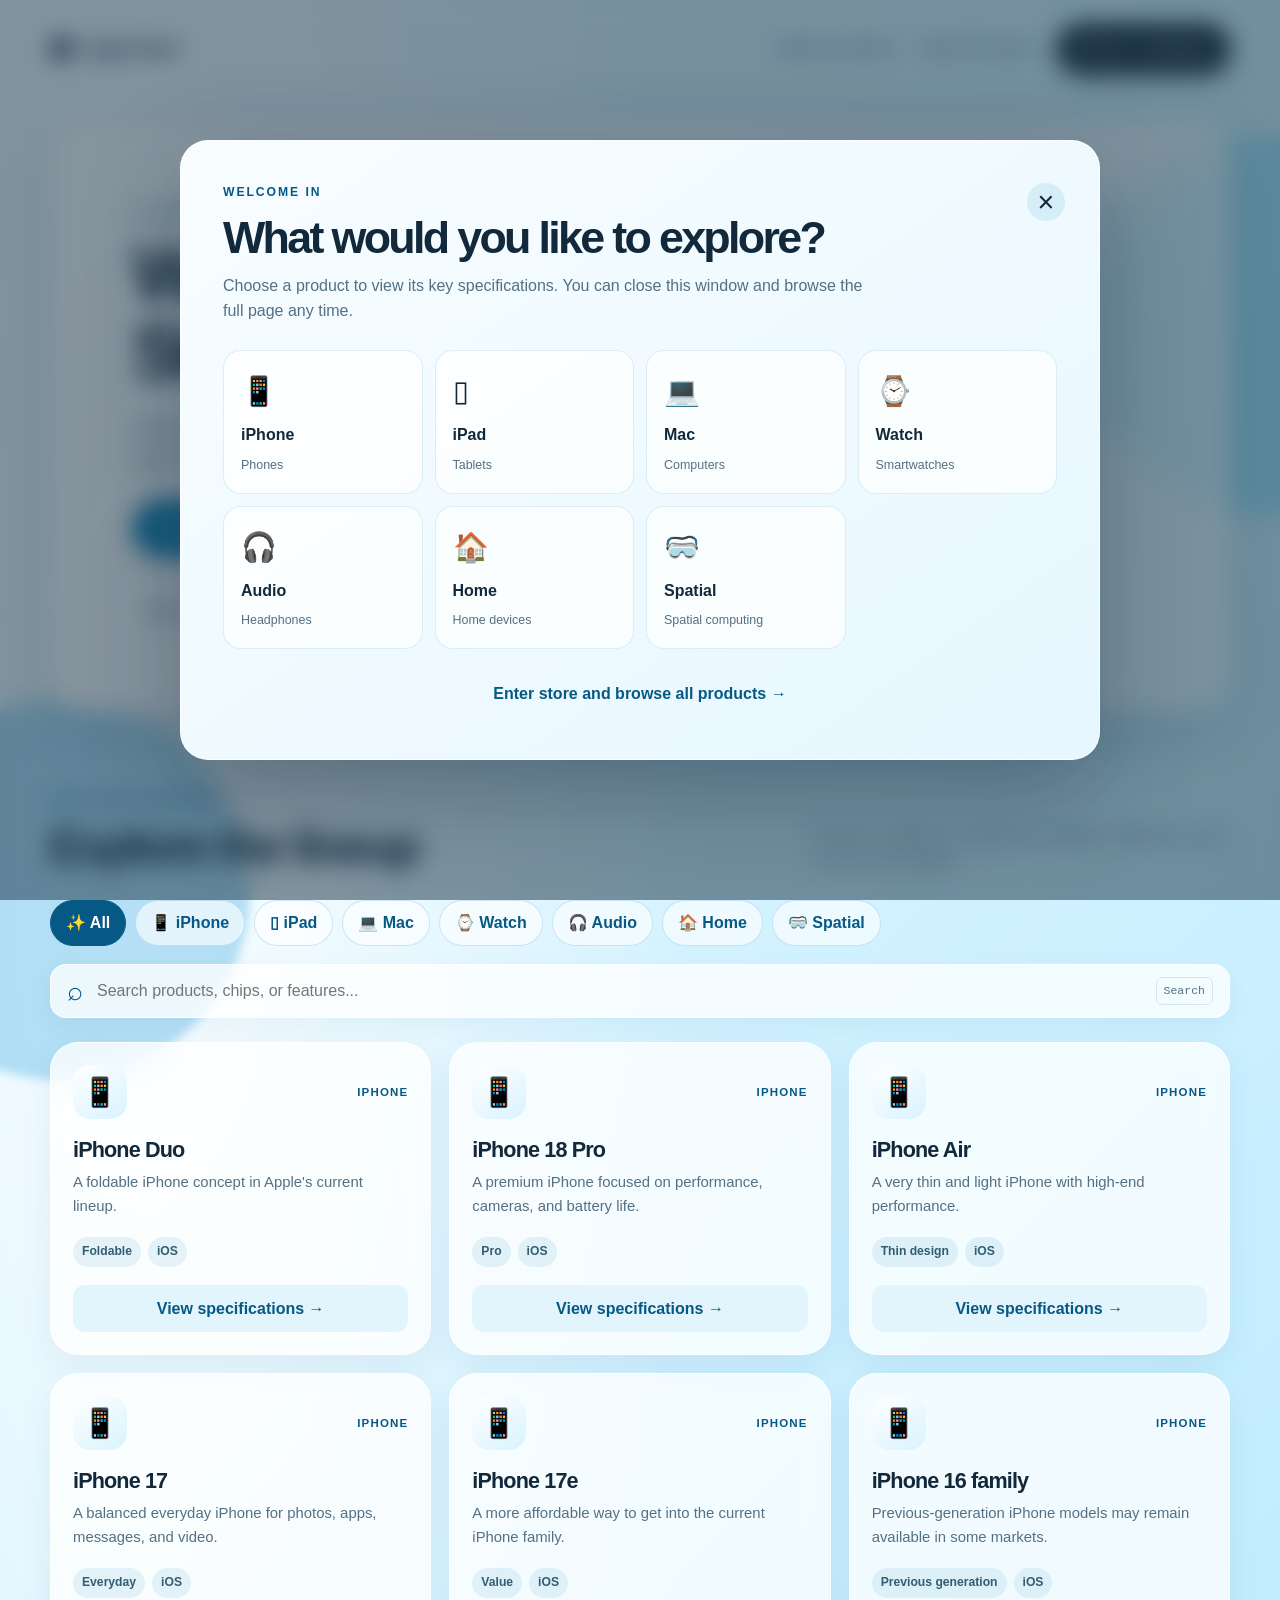
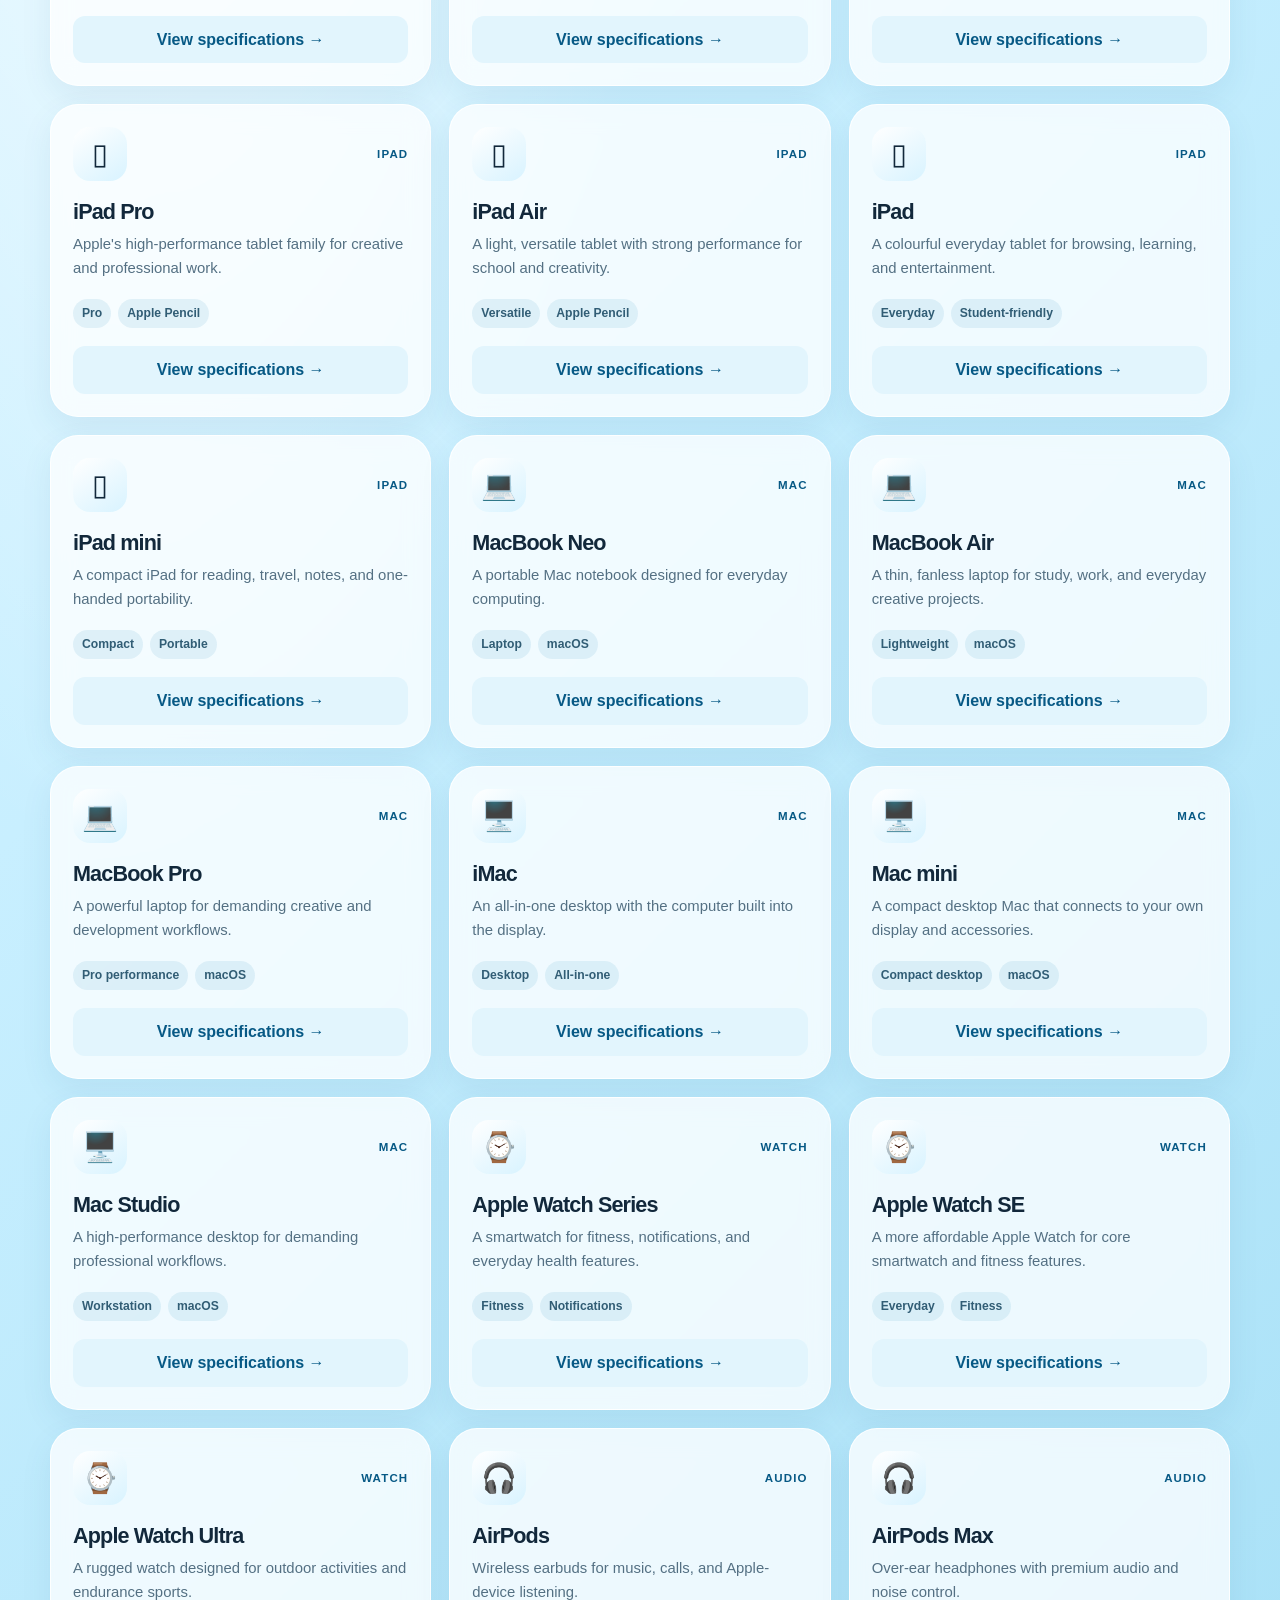
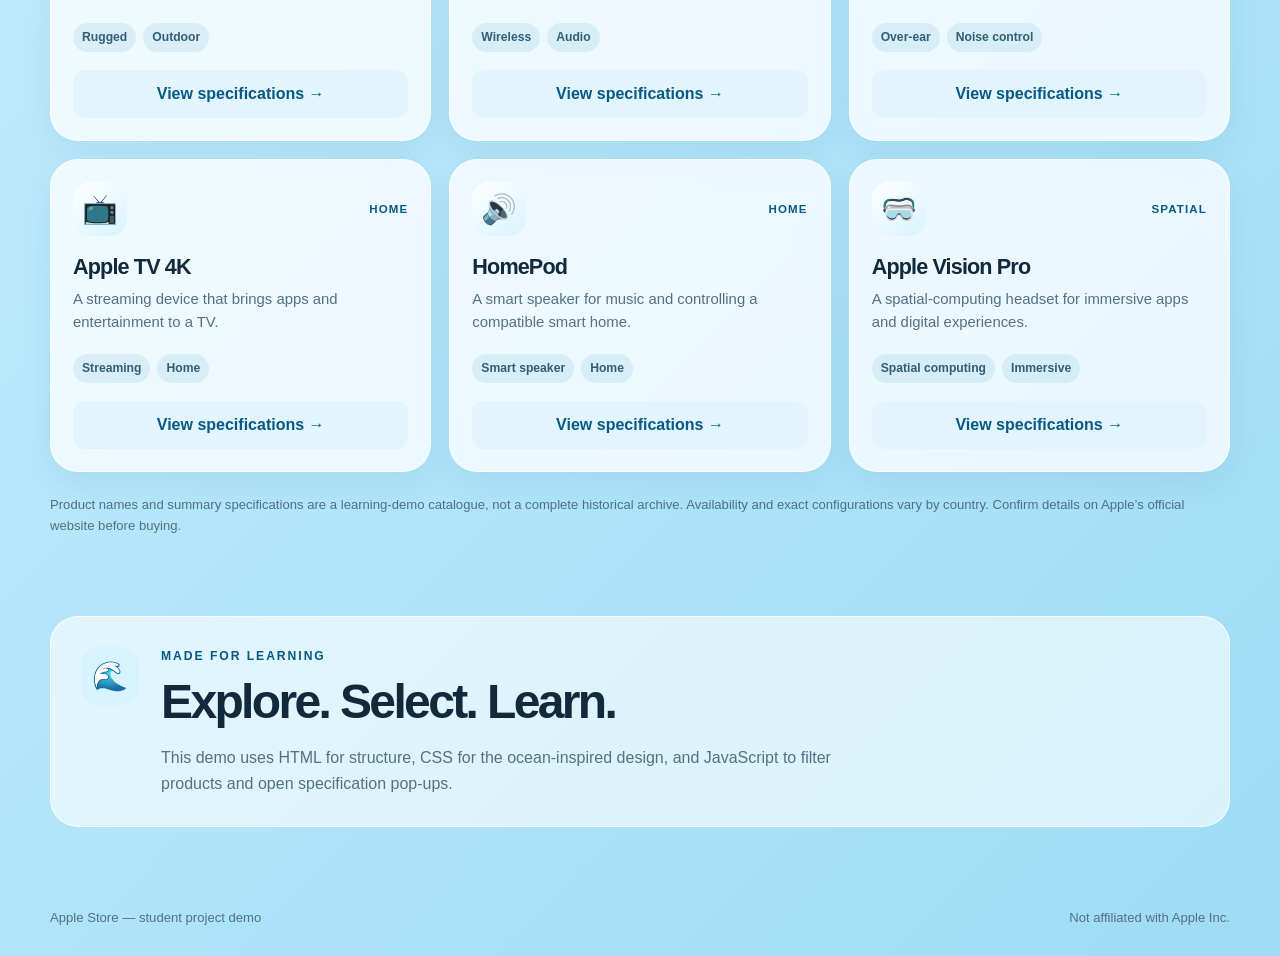
<file: apple_store_ocean_starter/index.html>
<!DOCTYPE html>
<html lang="en">
<head>
    <meta charset="UTF-8">
    <meta name="viewport" content="width=device-width, initial-scale=1.0">

    <title>Apple Store — Discover Your Next Device</title>

    <!-- Connect the CSS file so this page gets its design. -->
    <link rel="stylesheet" href="style.css">

    <!-- Defer makes JavaScript wait until the HTML has been parsed. -->
    <script src="script.js" defer></script>
</head>
<body>
    <!-- Decorative ocean shapes are created with CSS; no image is required. -->
    <div class="ocean-glow ocean-glow-one" aria-hidden="true"></div>
    <div class="ocean-glow ocean-glow-two" aria-hidden="true"></div>

    <header class="site-header">
        <a class="brand" href="#" aria-label="Apple Store home">
            <!-- Simple inline Apple-shaped mark so it does not need an image file. -->
            <svg class="apple-mark" viewBox="0 0 64 76" role="img" aria-label="Apple-inspired logo">
                <path d="M42 13C45 7 44 3 44 3S35 4 31 10c-3 4-3 8-3 8s9 0 14-5Z" fill="currentColor"/>
                <path d="M52 39c0-9 7-14 7-14-5-7-13-8-16-8-7-1-12 4-16 4-5 0-9-4-15-3C4 20 0 29 0 39c0 7 3 15 6 21 3 5 6 11 11 11 5 0 7-3 13-3s8 3 13 3 8-5 11-11c3-5 5-11 5-15-1 0-7-2-7-6Z" fill="currentColor" transform="translate(3 0) scale(.9)"/>
            </svg>
            <span>Apple Store</span>
        </a>

        <nav class="top-nav" aria-label="Main navigation">
            <a href="#catalog">Explore products</a>
            <a href="#about">About this demo</a>
            <button class="nav-button" id="openCatalogButton" type="button">Browse catalogue</button>
        </nav>
    </header>

    <main>
        <section class="hero" aria-labelledby="heroTitle">
            <p class="eyebrow">A little more wonder.</p>
            <h1 id="heroTitle">Welcome to Apple Store.</h1>
            <p class="hero-copy">
                Find the Apple device that fits your world. Explore product families,
                open a product, and learn its key specifications.
            </p>
            <div class="hero-actions">
                <button class="primary-button" id="heroBrowseButton" type="button">Explore products <span aria-hidden="true">↗</span></button>
                <span class="hero-note">A beginner-friendly interactive demo</span>
            </div>
            <div class="hero-device-row" aria-label="Product categories">
                <span>iPhone</span><span>Mac</span><span>iPad</span><span>Watch</span><span>Audio</span><span>Home</span>
            </div>
        </section>

        <section class="catalog-section" id="catalog" aria-labelledby="catalogTitle">
            <div class="section-heading">
                <div>
                    <p class="eyebrow">Find your favourite</p>
                    <h2 id="catalogTitle">Explore the lineup</h2>
                </div>
                <p class="section-copy">Choose a category or search for a device. Select any card to see its key details.</p>
            </div>

            <!-- JavaScript fills these category buttons from the product data. -->
            <div class="category-filters" id="categoryFilters" aria-label="Filter products by category"></div>

            <label class="search-box">
                <span class="search-icon" aria-hidden="true">⌕</span>
                <span class="visually-hidden">Search products</span>
                <input id="productSearch" type="search" placeholder="Search products, chips, or features..." autocomplete="off">
                <kbd>Search</kbd>
            </label>

            <!-- JavaScript creates product cards inside this grid. -->
            <div class="product-grid" id="productGrid" aria-live="polite"></div>
            <p class="catalog-note">
                Product names and summary specifications are a learning-demo catalogue, not a complete historical archive.
                Availability and exact configurations vary by country. Confirm details on Apple’s official website before buying.
            </p>
        </section>

        <section class="about-section" id="about">
            <div class="about-card">
                <span class="about-icon" aria-hidden="true">🌊</span>
                <div>
                    <p class="eyebrow">Made for learning</p>
                    <h2>Explore. Select. Learn.</h2>
                    <p>This demo uses HTML for structure, CSS for the ocean-inspired design, and JavaScript to filter products and open specification pop-ups.</p>
                </div>
            </div>
        </section>
    </main>

    <footer class="site-footer">
        <span>Apple Store — student project demo</span>
        <span>Not affiliated with Apple Inc.</span>
    </footer>

    <!-- The catalogue popup opens automatically when the page loads. -->
    <div class="modal-backdrop" id="catalogModal" role="dialog" aria-modal="true" aria-labelledby="modalTitle">
        <div class="modal modal-catalog">
            <button class="modal-close" id="closeCatalogButton" type="button" aria-label="Close product catalogue">×</button>
            <div class="modal-intro">
                <p class="eyebrow">Welcome in</p>
                <h2 id="modalTitle">What would you like to explore?</h2>
                <p>Choose a product to view its key specifications. You can close this window and browse the full page any time.</p>
            </div>
            <div class="modal-category-grid" id="modalProductGrid"></div>
            <button class="text-button" id="enterStoreButton" type="button">Enter store and browse all products <span aria-hidden="true">→</span></button>
        </div>
    </div>

    <!-- A second popup displays specifications for the selected product. -->
    <div class="modal-backdrop detail-backdrop" id="detailsModal" role="dialog" aria-modal="true" aria-labelledby="detailsTitle" hidden>
        <div class="modal modal-details">
            <button class="modal-close" id="closeDetailsButton" type="button" aria-label="Close product details">×</button>
            <div id="detailsContent"></div>
        </div>
    </div>
</body>
</html>
</file>
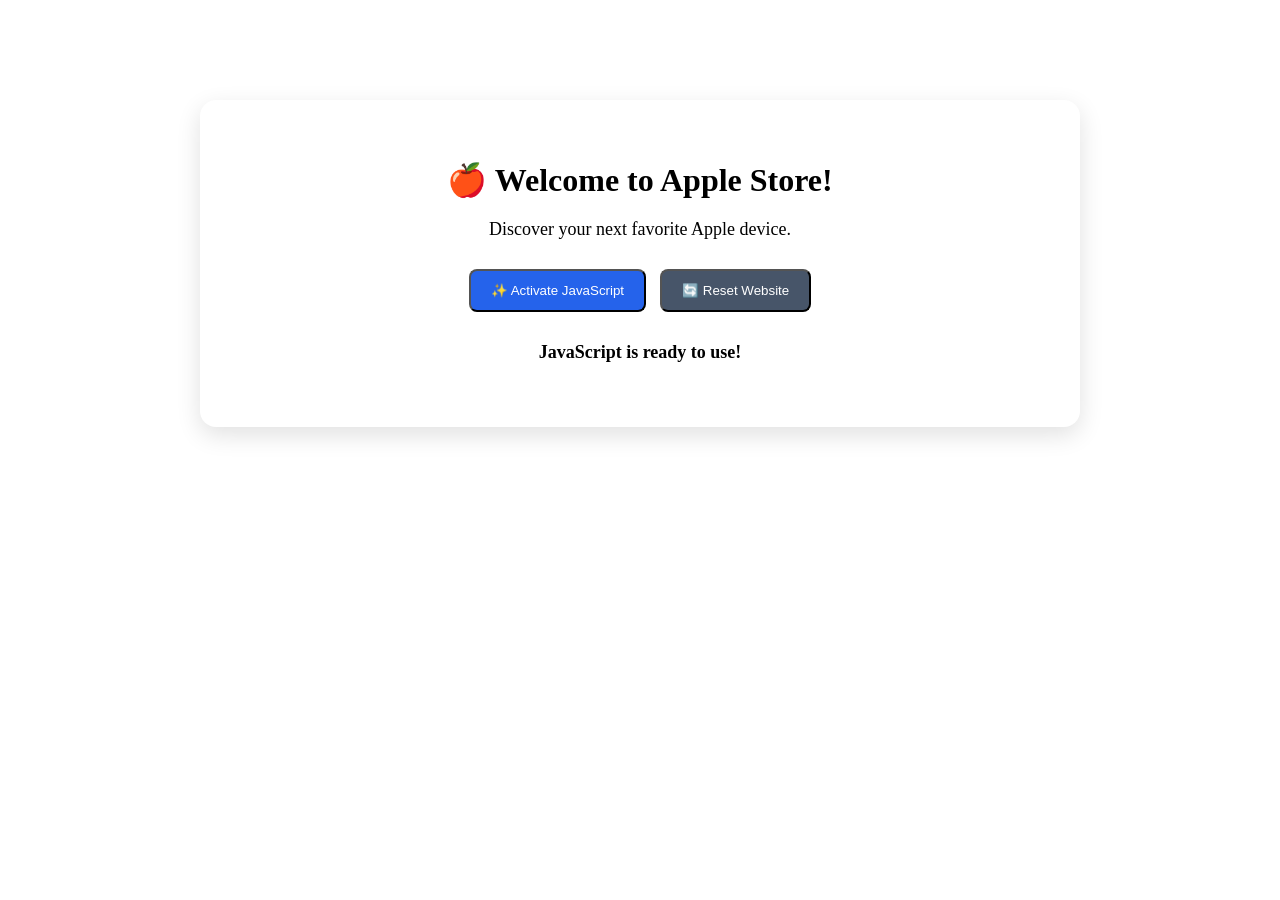
<file: index1.html>
<!DOCTYPE html>
<html lang="en">
<head>
    <meta charset="UTF-8">
    <meta name="viewport" content="width=device-width, initial-scale=1.0">

    <title>Apple Store</title>

    <!-- Connect CSS -->
    <link rel="stylesheet" href="style1.css">
</head>
<body>

<main class="container">
    <h1 id="heading">🍎 Welcome to Apple Store!</h1>

    <p id="message">
        Discover your next favorite Apple device.
    </p>

    <button id="changeButton">
        ✨ Activate JavaScript
    </button>

    <button id="resetButton">
        🔄 Reset Website
    </button>

    <p id="status">JavaScript is ready to use!</p>
</main>

<!-- Connect JavaScript -->
<script src="script1.js"></script>
</body>
</html>
</file>
<file: apple_store_ocean_starter/style.css>
/* =========================================================
   style.css — Ocean-inspired Apple Store demo
   Beginner note: CSS controls colours, spacing, and layout.
   ========================================================= */

/* 1. Reset default browser spacing for more predictable design. */
*,
*::before,
*::after {
    box-sizing: border-box;
}

html {
    scroll-behavior: smooth;
}

body {
    margin: 0;
    min-height: 100vh;
    color: #12283b;
    font-family: -apple-system, BlinkMacSystemFont, "Segoe UI", Arial, sans-serif;
    line-height: 1.6;

    /* A light-blue ocean background with a soft gradient. */
    background:
        radial-gradient(ellipse at 12% 20%, rgba(255, 255, 255, .82), transparent 35%),
        linear-gradient(135deg, #e7f8ff 0%, #c8efff 45%, #9edcf4 100%);
    overflow-x: hidden;
}

/* 2. Reusable design values. Change these to update the whole site. */
:root {
    --ink: #12283b;
    --muted: #547083;
    --blue: #087eb5;
    --blue-dark: #075985;
    --glass: rgba(255, 255, 255, .76);
    --glass-border: rgba(255, 255, 255, .88);
    --shadow: 0 20px 60px rgba(21, 91, 125, .15);
    --radius-large: 28px;
    --radius-medium: 18px;
}

/* 3. Soft blurry shapes give the background an ocean-like feel. */
.ocean-glow {
    position: fixed;
    z-index: -1;
    width: 380px;
    height: 380px;
    border-radius: 50%;
    filter: blur(5px);
    opacity: .42;
    pointer-events: none;
}

.ocean-glow-one {
    top: 15%;
    right: -180px;
    background: #70d7f2;
}

.ocean-glow-two {
    bottom: -180px;
    left: -130px;
    background: #5cb8e8;
}

/* 4. Header and navigation. */
.site-header {
    width: min(1180px, calc(100% - 40px));
    margin: 0 auto;
    padding: 24px 0;
    display: flex;
    align-items: center;
    justify-content: space-between;
    gap: 24px;
}

.brand {
    display: inline-flex;
    align-items: center;
    gap: 10px;
    color: var(--ink);
    text-decoration: none;
    font-size: 1.15rem;
    font-weight: 750;
    letter-spacing: -.04em;
}

.apple-mark {
    width: 25px;
    height: 30px;
}

.top-nav {
    display: flex;
    align-items: center;
    gap: 22px;
}

.top-nav a {
    color: var(--muted);
    text-decoration: none;
    font-size: .92rem;
    font-weight: 600;
}

.top-nav a:hover {
    color: var(--blue-dark);
}

button {
    font: inherit;
    cursor: pointer;
}

.nav-button,
.primary-button {
    border: 0;
    border-radius: 999px;
    padding: 12px 18px;
    background: var(--ink);
    color: white;
    font-weight: 700;
    box-shadow: 0 8px 20px rgba(18, 40, 59, .13);
    transition: transform .2s ease, background .2s ease;
}

.nav-button:hover,
.primary-button:hover {
    transform: translateY(-2px);
    background: var(--blue-dark);
}

/* 5. Welcome / hero area. */
.hero {
    width: min(1180px, calc(100% - 40px));
    min-height: 400px;
    margin: 24px auto 80px;
    padding: clamp(34px, 7vw, 82px);
    position: relative;
    overflow: hidden;
    border: 1px solid var(--glass-border);
    border-radius: 36px;
    background: linear-gradient(125deg, rgba(255,255,255,.84), rgba(255,255,255,.44));
    box-shadow: var(--shadow);
    backdrop-filter: blur(16px);
}

.hero::after {
    content: "";
    position: absolute;
    right: 7%;
    top: 4%;
    color: rgba(8, 126, 181, .08);
    font-size: clamp(180px, 28vw, 340px);
    line-height: 1;
    pointer-events: none;
}

.eyebrow {
    margin: 0 0 10px;
    color: var(--blue-dark);
    font-size: .76rem;
    font-weight: 800;
    letter-spacing: .16em;
    text-transform: uppercase;
}

.hero h1 {
    max-width: 760px;
    margin: 0;
    font-size: clamp(2.7rem, 6vw, 5.5rem);
    letter-spacing: -.075em;
    line-height: 1.02;
}

.hero-copy {
    max-width: 610px;
    margin: 24px 0;
    color: var(--muted);
    font-size: clamp(1rem, 2vw, 1.2rem);
}

.hero-actions {
    display: flex;
    align-items: center;
    flex-wrap: wrap;
    gap: 16px;
}

.primary-button {
    background: var(--blue);
    padding: 15px 22px;
}

.hero-note {
    color: var(--muted);
    font-size: .88rem;
}

.hero-device-row {
    display: flex;
    flex-wrap: wrap;
    gap: 10px;
    margin-top: 36px;
}

.hero-device-row span {
    padding: 7px 13px;
    border: 1px solid rgba(8, 126, 181, .14);
    border-radius: 999px;
    background: rgba(255, 255, 255, .64);
    color: #315d75;
    font-size: .83rem;
    font-weight: 650;
}

/* 6. Product catalogue area. */
.catalog-section,
.about-section {
    width: min(1180px, calc(100% - 40px));
    margin: 0 auto 80px;
}

.section-heading {
    display: flex;
    justify-content: space-between;
    align-items: end;
    gap: 28px;
    margin-bottom: 26px;
}

.section-heading h2,
.about-card h2 {
    margin: 0;
    font-size: clamp(2rem, 4vw, 3rem);
    letter-spacing: -.055em;
    line-height: 1.1;
}

.section-copy {
    max-width: 420px;
    margin: 0;
    color: var(--muted);
}

.category-filters {
    display: flex;
    flex-wrap: wrap;
    gap: 9px;
    margin-bottom: 18px;
}

.filter-button {
    padding: 9px 15px;
    border: 1px solid rgba(8, 126, 181, .18);
    border-radius: 999px;
    background: rgba(255, 255, 255, .62);
    color: var(--blue-dark);
    font-weight: 700;
}

.filter-button.active,
.filter-button:hover {
    background: var(--blue-dark);
    border-color: var(--blue-dark);
    color: white;
}

.search-box {
    display: flex;
    align-items: center;
    gap: 12px;
    width: 100%;
    margin: 0 0 24px;
    padding: 12px 16px;
    border: 1px solid var(--glass-border);
    border-radius: 16px;
    background: rgba(255, 255, 255, .76);
    box-shadow: 0 8px 24px rgba(21, 91, 125, .06);
}

.search-icon {
    color: var(--blue-dark);
    font-size: 1.7rem;
    line-height: 1;
}

.search-box input {
    width: 100%;
    min-width: 0;
    border: 0;
    outline: 0;
    background: transparent;
    color: var(--ink);
    font: inherit;
}

.search-box kbd {
    padding: 4px 7px;
    border: 1px solid #d4e8f1;
    border-radius: 6px;
    color: var(--muted);
    font-size: .72rem;
}

.product-grid {
    display: grid;
    grid-template-columns: repeat(3, minmax(0, 1fr));
    gap: 18px;
}

.product-card {
    min-width: 0;
    padding: 22px;
    border: 1px solid var(--glass-border);
    border-radius: var(--radius-large);
    background: var(--glass);
    box-shadow: 0 12px 32px rgba(21, 91, 125, .08);
    backdrop-filter: blur(12px);
    transition: transform .2s ease, box-shadow .2s ease;
}

.product-card:hover {
    transform: translateY(-5px);
    box-shadow: var(--shadow);
}

.product-topline {
    display: flex;
    align-items: center;
    justify-content: space-between;
    gap: 10px;
}

.product-icon {
    display: grid;
    place-items: center;
    width: 54px;
    height: 54px;
    border-radius: 17px;
    background: linear-gradient(145deg, #ffffff, #d8f3ff);
    font-size: 1.8rem;
}

.product-category {
    color: var(--blue-dark);
    font-size: .72rem;
    font-weight: 800;
    letter-spacing: .1em;
    text-transform: uppercase;
}

.product-card h3 {
    margin: 18px 0 8px;
    font-size: 1.35rem;
    letter-spacing: -.04em;
    line-height: 1.2;
}

.product-card p {
    min-height: 50px;
    margin: 0 0 16px;
    color: var(--muted);
    font-size: .93rem;
}

.spec-pills {
    display: flex;
    flex-wrap: wrap;
    gap: 7px;
    margin-bottom: 18px;
}

.spec-pill {
    padding: 5px 9px;
    border-radius: 999px;
    background: rgba(8, 126, 181, .09);
    color: #315d75;
    font-size: .76rem;
    font-weight: 650;
}

.details-button {
    width: 100%;
    padding: 11px 15px;
    border: 0;
    border-radius: 12px;
    background: #e2f5fd;
    color: var(--blue-dark);
    font-weight: 800;
    transition: background .2s ease;
}

.details-button:hover {
    background: #c5ecfb;
}

.empty-state {
    grid-column: 1 / -1;
    padding: 40px 20px;
    border-radius: var(--radius-large);
    background: rgba(255,255,255,.6);
    color: var(--muted);
    text-align: center;
}

.catalog-note {
    margin: 22px 0 0;
    color: #4f7185;
    font-size: .82rem;
}

/* 7. About section and footer. */
.about-card {
    display: flex;
    align-items: flex-start;
    gap: 22px;
    padding: 30px;
    border: 1px solid var(--glass-border);
    border-radius: var(--radius-large);
    background: rgba(255, 255, 255, .6);
}

.about-icon {
    display: grid;
    flex: 0 0 58px;
    place-items: center;
    width: 58px;
    height: 58px;
    border-radius: 18px;
    background: #d6f3ff;
    font-size: 1.8rem;
}

.about-card p:last-child {
    max-width: 720px;
    margin-bottom: 0;
    color: var(--muted);
}

.site-footer {
    display: flex;
    justify-content: space-between;
    gap: 16px;
    width: min(1180px, calc(100% - 40px));
    margin: 0 auto;
    padding: 0 0 28px;
    color: #547083;
    font-size: .82rem;
}

/* 8. Popup / modal styling. */
.modal-backdrop {
    position: fixed;
    z-index: 20;
    inset: 0;
    display: grid;
    place-items: center;
    padding: 22px;
    background: rgba(7, 35, 54, .48);
    backdrop-filter: blur(12px);
}

.modal-backdrop[hidden] {
    display: none;
}

.modal {
    position: relative;
    width: min(920px, 100%);
    max-height: min(88vh, 900px);
    overflow-y: auto;
    padding: clamp(24px, 4vw, 42px);
    border: 1px solid rgba(255,255,255,.9);
    border-radius: 28px;
    background: linear-gradient(145deg, #f8fdff, #e6f7ff);
    box-shadow: 0 30px 100px rgba(0, 27, 47, .3);
}

.modal-close {
    position: sticky;
    float: right;
    top: 0;
    z-index: 2;
    display: grid;
    place-items: center;
    width: 38px;
    height: 38px;
    margin: -8px -8px 0 12px;
    border: 0;
    border-radius: 50%;
    background: rgba(8, 126, 181, .1);
    color: var(--ink);
    font-size: 1.8rem;
    line-height: 1;
}

.modal-close:hover {
    background: rgba(8, 126, 181, .2);
}

.modal-intro h2,
.details-title {
    max-width: 700px;
    margin: 0 0 12px;
    font-size: clamp(1.9rem, 4vw, 2.8rem);
    line-height: 1.08;
    letter-spacing: -.06em;
}

.modal-intro > p:last-child {
    max-width: 650px;
    margin: 0 0 26px;
    color: var(--muted);
}

.modal-category-grid {
    display: grid;
    grid-template-columns: repeat(4, minmax(0, 1fr));
    gap: 12px;
}

.modal-product-choice {
    display: flex;
    flex-direction: column;
    align-items: flex-start;
    gap: 8px;
    min-height: 118px;
    padding: 17px;
    border: 1px solid rgba(8, 126, 181, .13);
    border-radius: 18px;
    background: rgba(255, 255, 255, .75);
    color: var(--ink);
    text-align: left;
    transition: transform .2s ease, border .2s ease, background .2s ease;
}

.modal-product-choice:hover {
    transform: translateY(-3px);
    border-color: #69c8eb;
    background: white;
}

.choice-icon {
    font-size: 1.8rem;
}

.choice-title {
    font-weight: 800;
}

.choice-subtitle {
    color: var(--muted);
    font-size: .78rem;
}

.text-button {
    display: block;
    margin: 22px auto 0;
    padding: 10px;
    border: 0;
    background: transparent;
    color: var(--blue-dark);
    font-weight: 800;
}

.text-button:hover {
    text-decoration: underline;
}

.detail-backdrop {
    z-index: 30;
}

.modal-details {
    width: min(720px, 100%);
}

.details-category {
    margin-bottom: 7px;
    color: var(--blue-dark);
    font-size: .76rem;
    font-weight: 800;
    letter-spacing: .13em;
    text-transform: uppercase;
}

.details-summary {
    margin: 0 0 24px;
    color: var(--muted);
    font-size: 1.05rem;
}

.details-specs {
    display: grid;
    grid-template-columns: repeat(2, minmax(0, 1fr));
    gap: 12px;
}

.details-spec {
    padding: 15px;
    border: 1px solid rgba(8, 126, 181, .12);
    border-radius: 15px;
    background: rgba(255,255,255,.75);
}

.details-spec strong {
    display: block;
    margin-bottom: 4px;
    color: var(--blue-dark);
    font-size: .78rem;
    letter-spacing: .04em;
    text-transform: uppercase;
}

.details-spec span {
    color: var(--ink);
    font-size: .95rem;
}

.details-footer {
    margin: 20px 0 0;
    color: var(--muted);
    font-size: .8rem;
}

.official-link {
    display: inline-block;
    margin-top: 16px;
    color: var(--blue-dark);
    font-weight: 800;
    text-decoration: none;
}

.official-link:hover {
    text-decoration: underline;
}

.visually-hidden {
    position: absolute;
    width: 1px;
    height: 1px;
    overflow: hidden;
    clip: rect(0, 0, 0, 0);
    white-space: nowrap;
}

/* 9. Responsive layout for tablets and phones. */
@media (max-width: 850px) {
    .product-grid {
        grid-template-columns: repeat(2, minmax(0, 1fr));
    }

    .modal-category-grid {
        grid-template-columns: repeat(2, minmax(0, 1fr));
    }

    .section-heading {
        align-items: flex-start;
        flex-direction: column;
    }

    .hero::after {
        right: -20px;
        top: 30%;
    }
}

@media (max-width: 600px) {
    .site-header {
        align-items: flex-start;
        flex-direction: column;
    }

    .top-nav {
        flex-wrap: wrap;
        gap: 12px;
    }

    .hero {
        margin-top: 10px;
        margin-bottom: 55px;
        padding: 32px 24px;
        border-radius: 26px;
    }

    .hero h1 {
        font-size: 2.65rem;
    }

    .product-grid,
    .details-specs {
        grid-template-columns: 1fr;
    }

    .product-card p {
        min-height: 0;
    }

    .modal-backdrop {
        padding: 10px;
    }

    .modal {
        padding: 24px 18px;
        border-radius: 22px;
    }

    .modal-category-grid {
        grid-template-columns: repeat(2, minmax(0, 1fr));
    }

    .modal-product-choice {
        min-height: 108px;
        padding: 13px;
    }

    .about-card {
        flex-direction: column;
        padding: 24px;
    }

    .site-footer {
        flex-direction: column;
    }
}

/* Respect users who prefer less animation. */
@media (prefers-reduced-motion: reduce) {
    *,
    *::before,
    *::after {
        scroll-behavior: auto !important;
        transition-duration: .01ms !important;
        animation-duration: .01ms !important;
    }
}
</file>
<file: style1.css>
/* JavaScript demonstration section */

.container {
    width: min(90%, 800px);
    margin: 100px auto;
    padding: 40px;
    text-align: center;
    background-color: white;
    border-radius: 16px;
    box-shadow: 0 8px 25px rgba(0, 0, 0, 0.12);
}

.container h1 {
    margin-bottom: 20px;
}

.container p {
    margin-bottom: 24px;
    font-size: 18px;
}

.container button {
    margin: 5px;
    padding: 12px 20px;
    background-color: #2563eb;
    color: white;
    border-radius: 8px;
}

.container button:hover {
    background-color: #1d4ed8;
}

#resetButton {
    background-color: #475569;
}

#status {
    margin-top: 25px;
    font-weight: bold;
}
</file>
